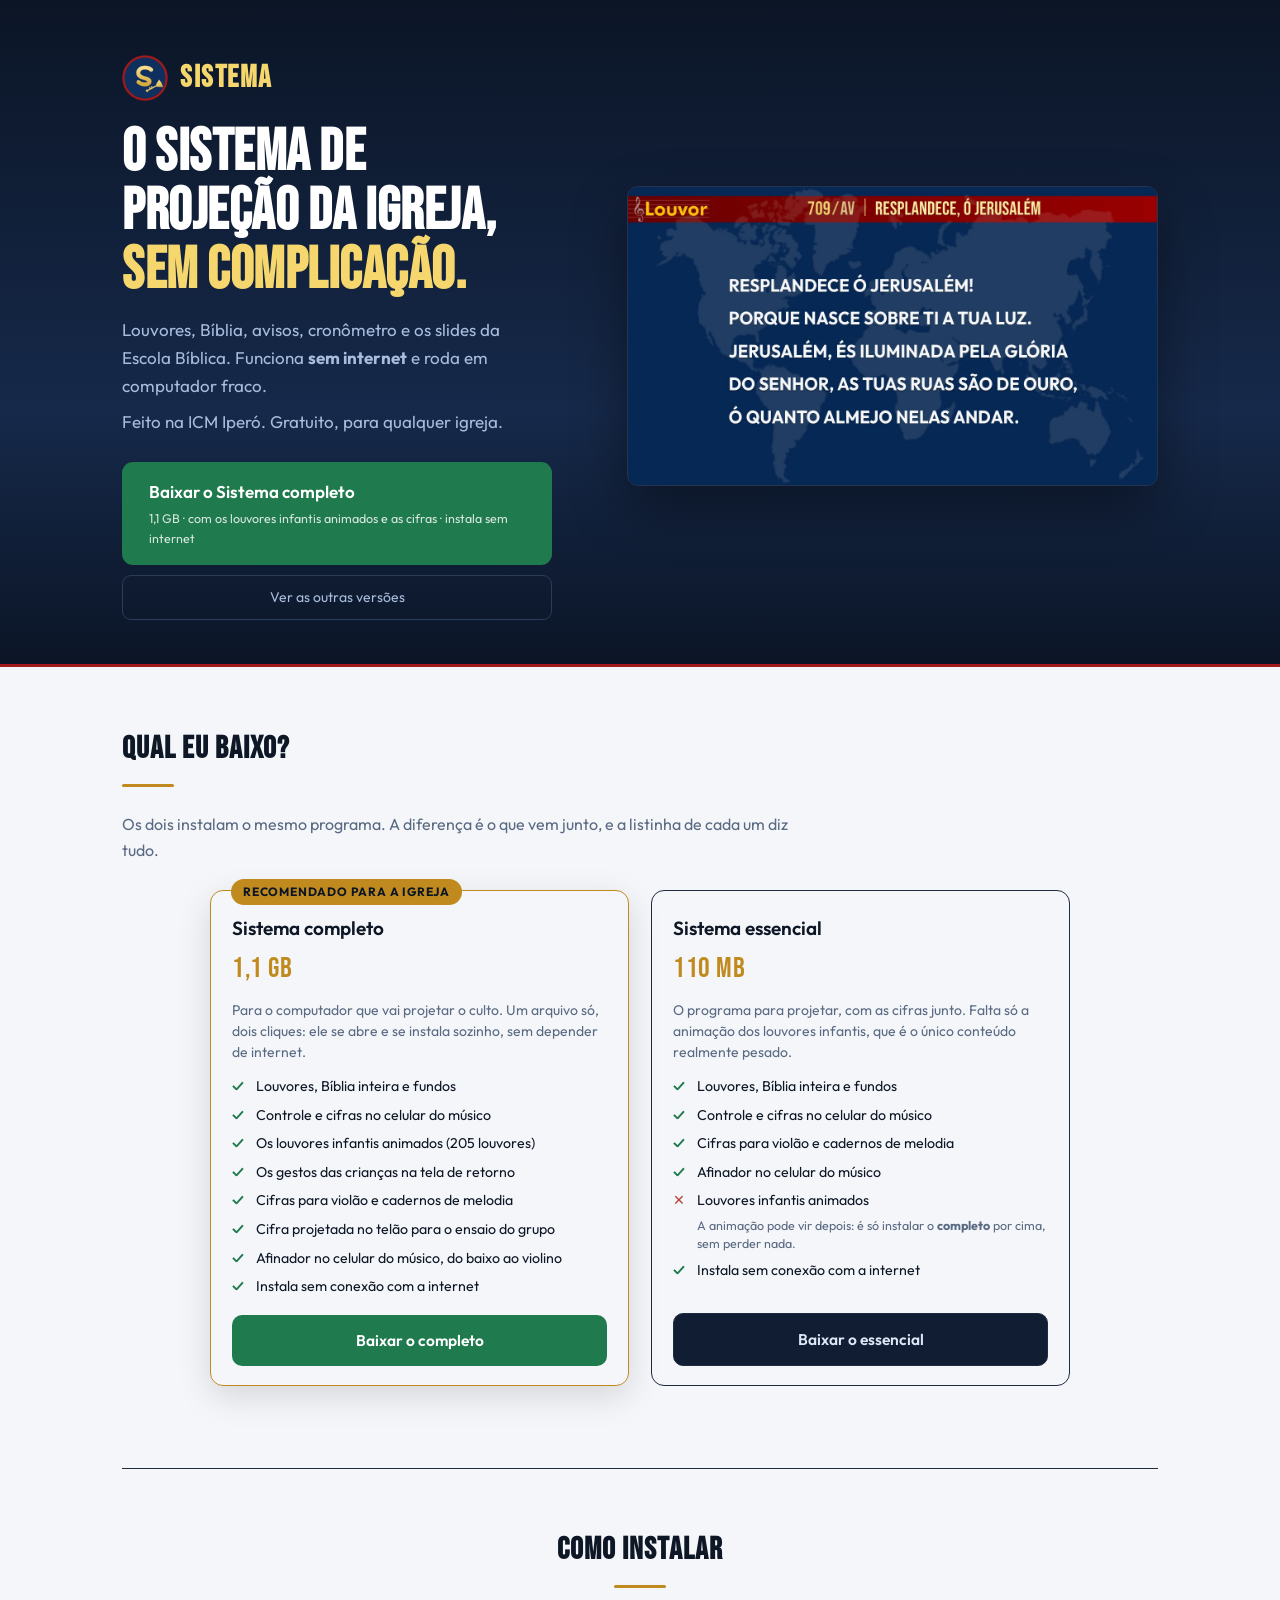
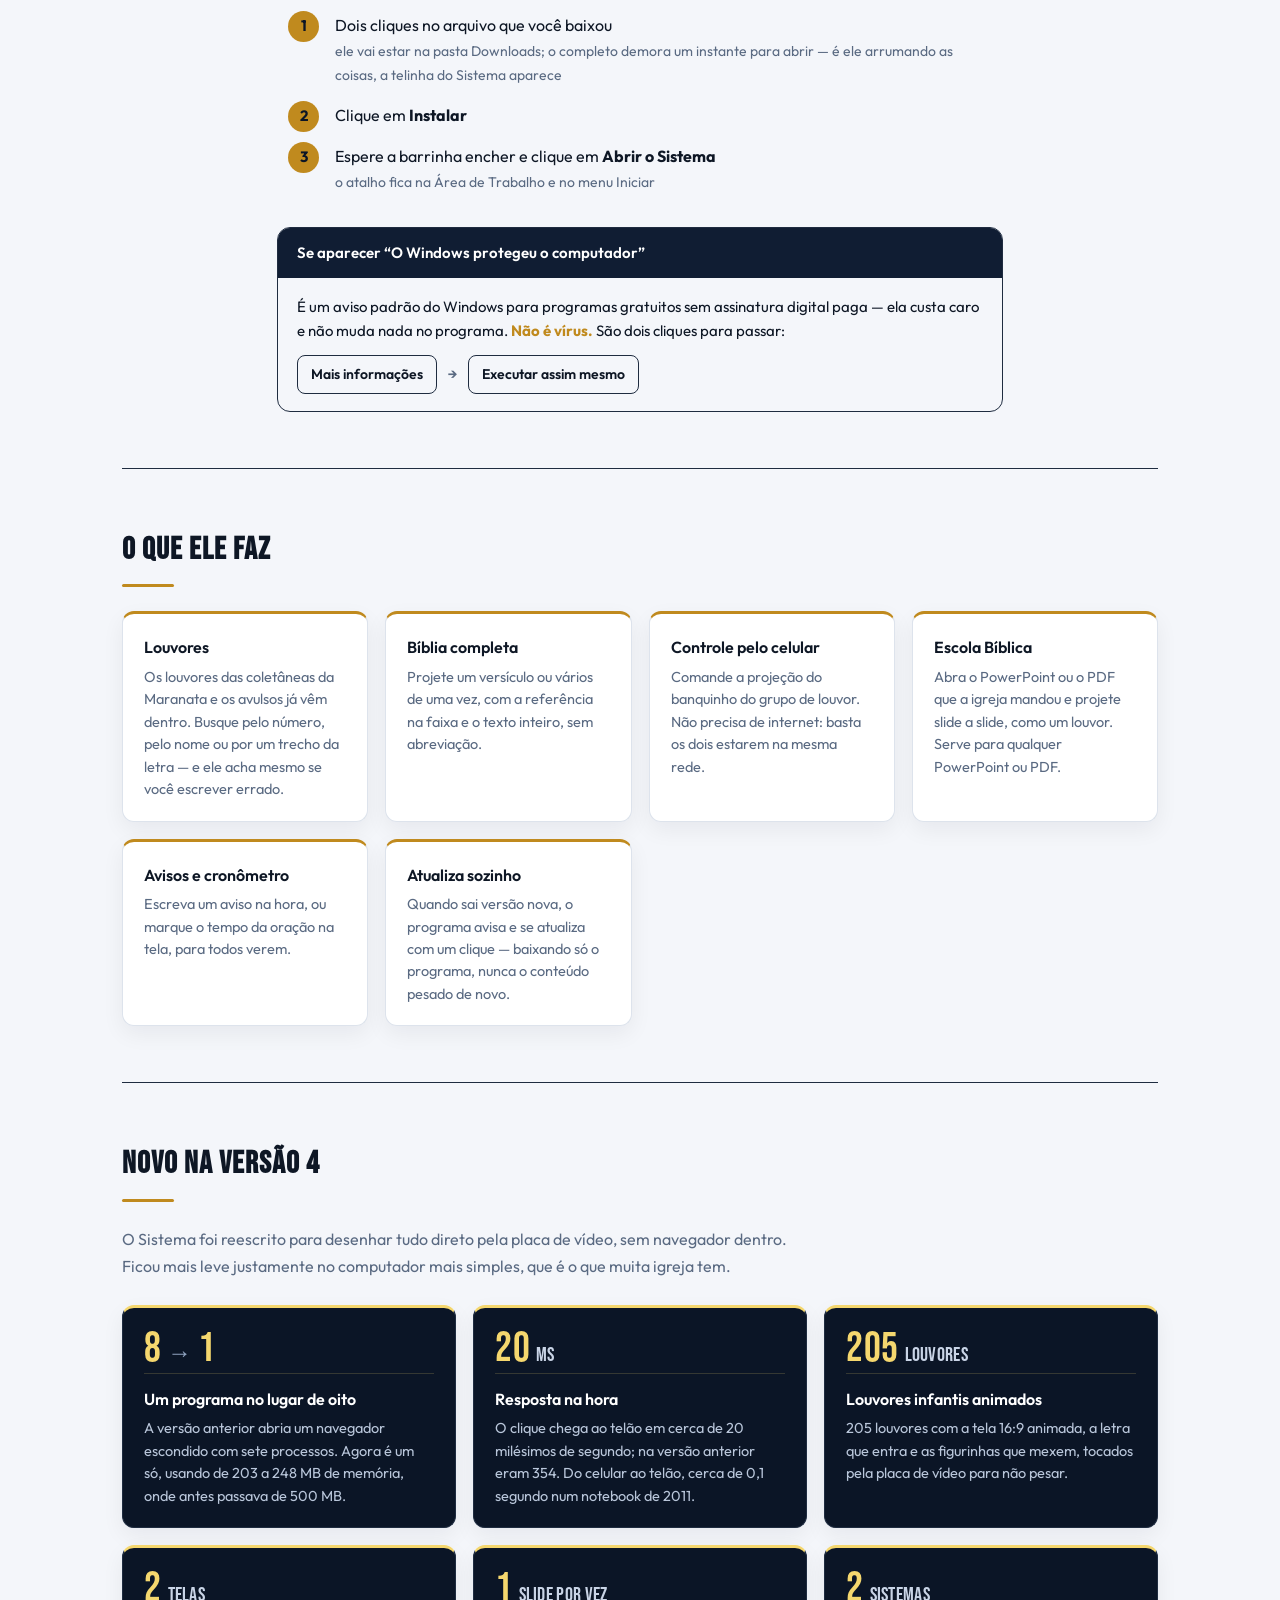
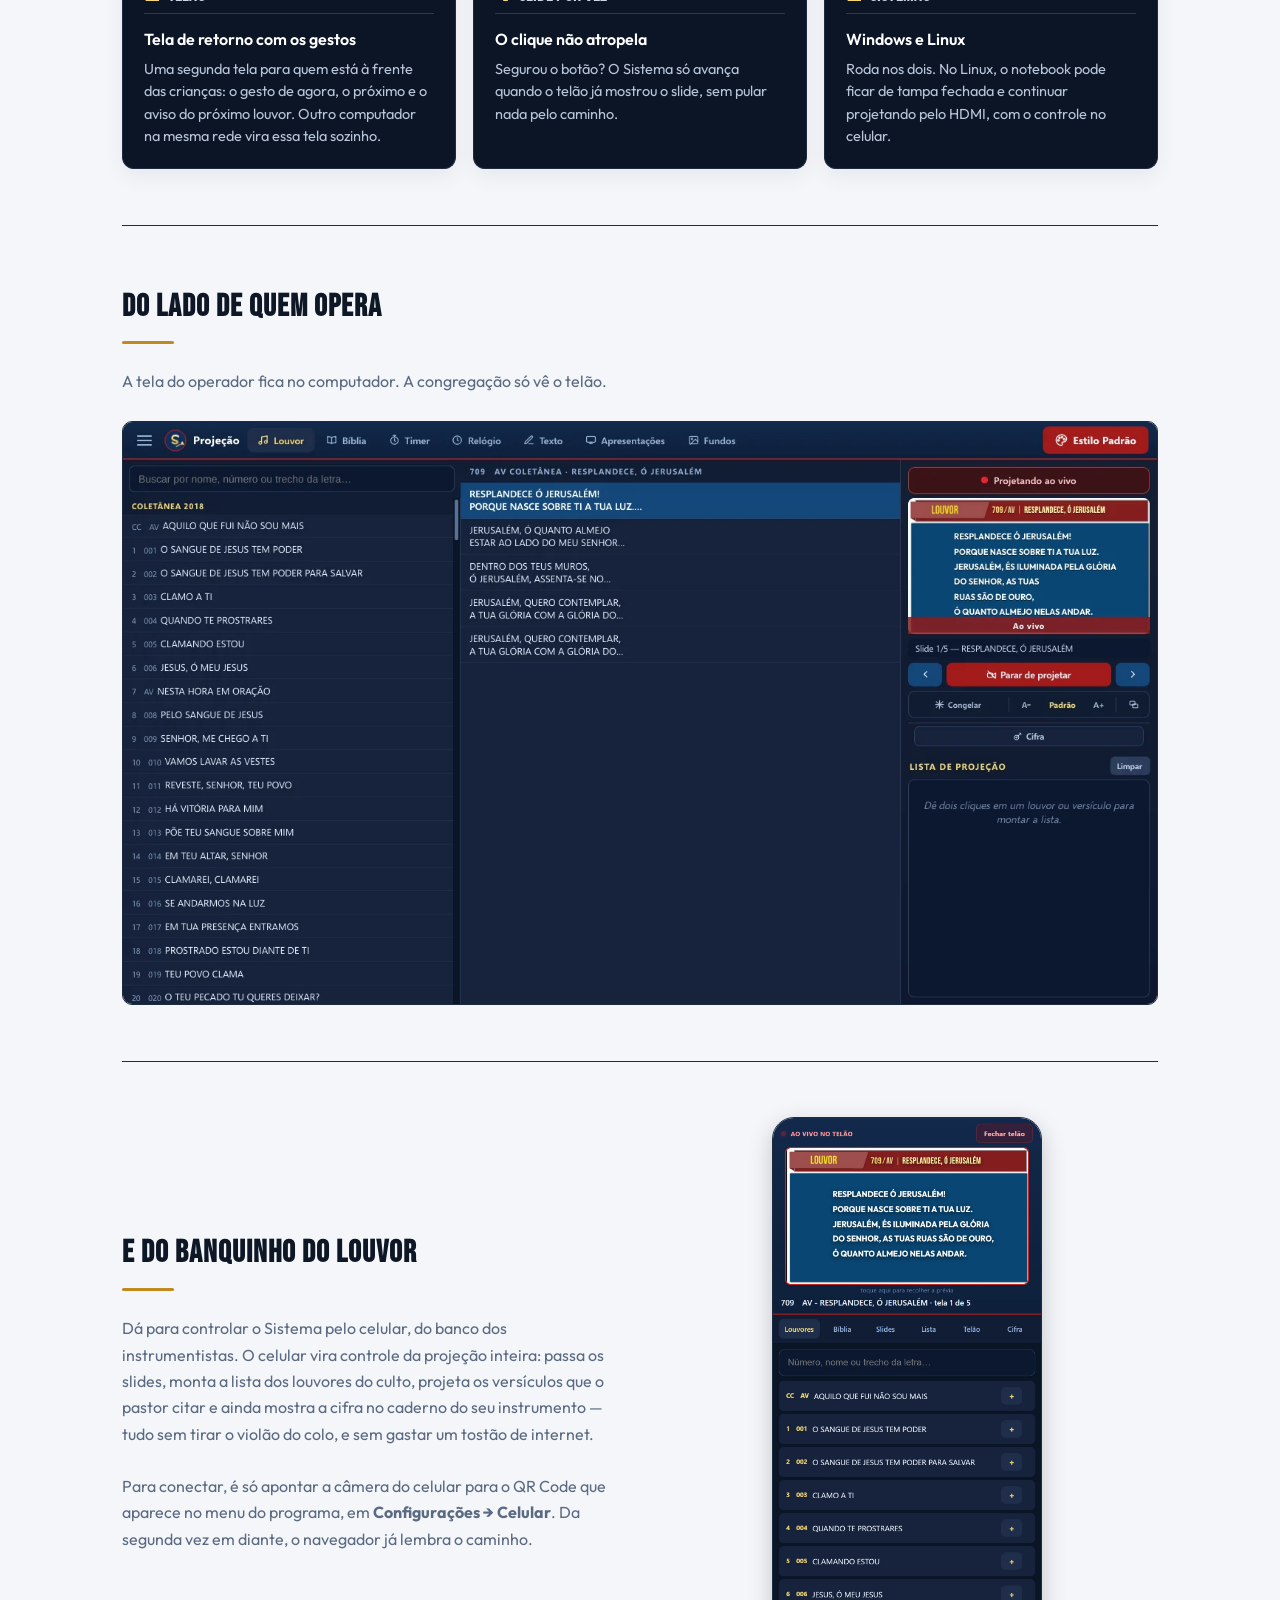
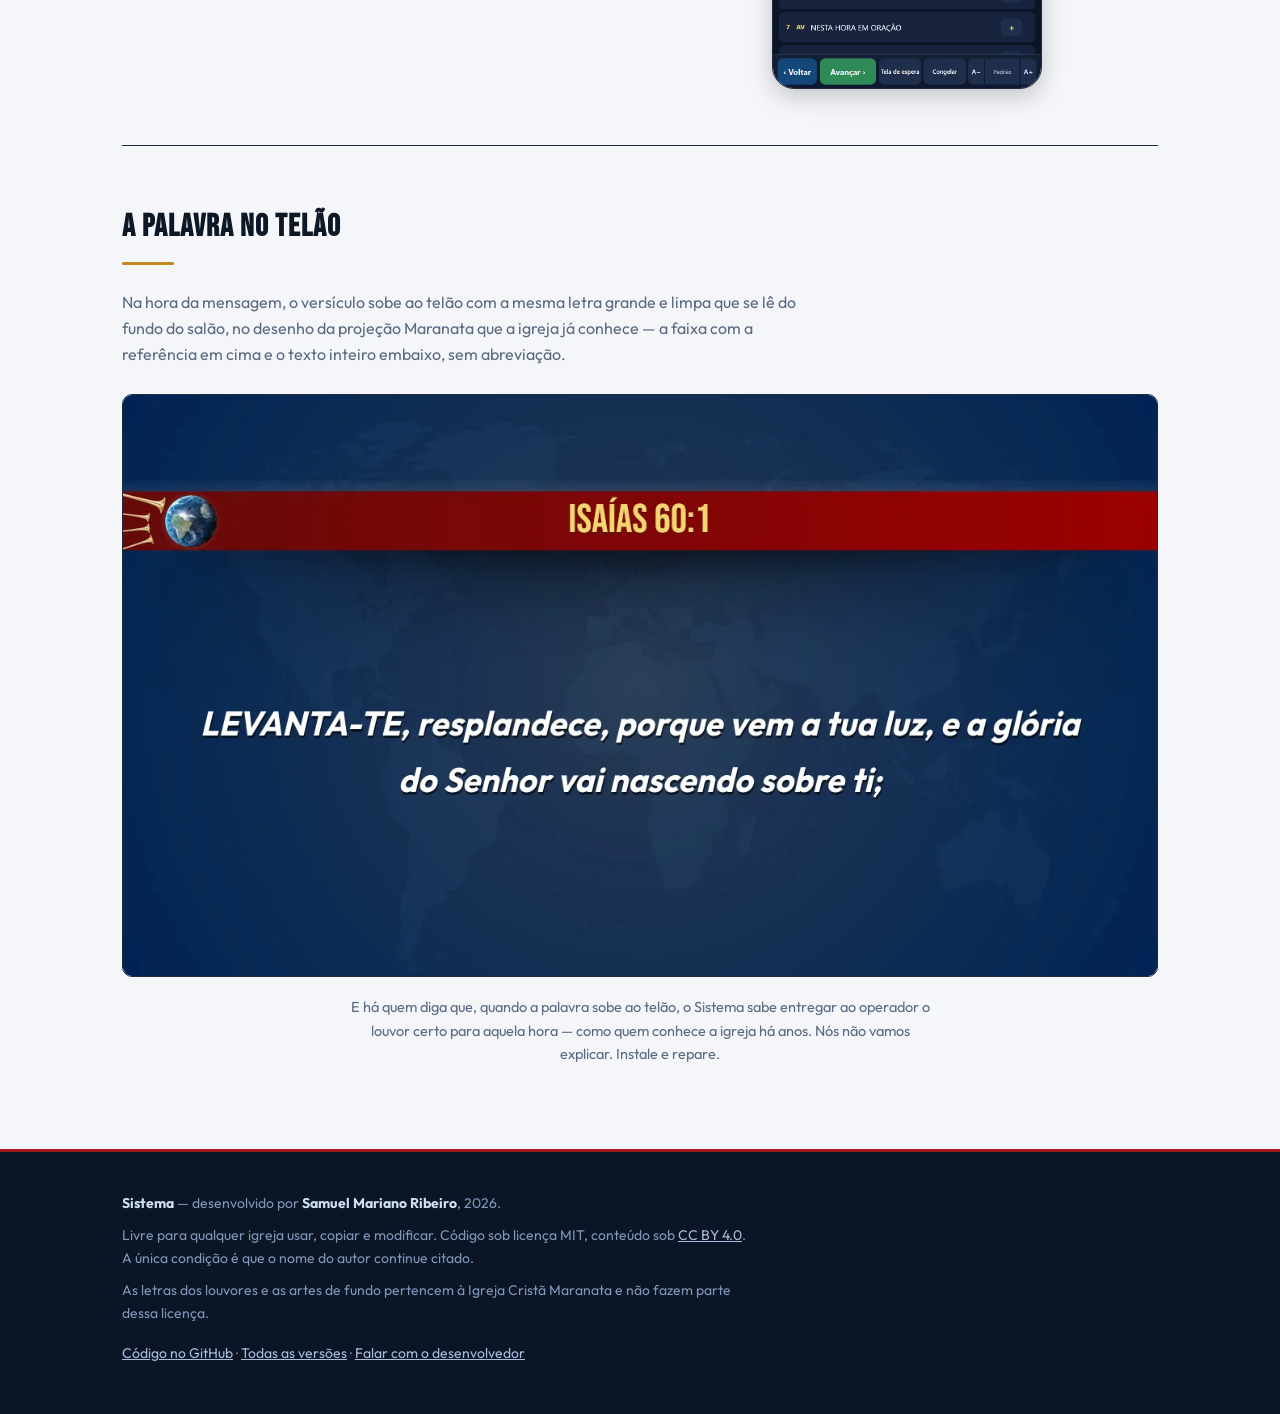
<file: docs/index.html>
<!doctype html>
<html lang="pt-BR">
<head>
<meta charset="utf-8">
<meta name="viewport" content="width=device-width,initial-scale=1">
<title>Sistema de projeção para a igreja | Projeção Maranata gratuita</title>
<meta name="description" content="Sistema de projeção gratuito para a igreja, feito na ICM Iperó: louvores da Maranata, Bíblia, avisos e slides. Funciona sem internet e em computador fraco.">
<link rel="canonical" href="https://quitsquill88885.github.io/sistema-projecao-icm/">
<link rel="icon" href="sistema.png">
<meta name="robots" content="index,follow">
<meta name="author" content="Samuel Mariano Ribeiro">
<!-- Google Search Console: a linha de verificacao entra AQUI, quando o Samuel
     pegar o codigo dele (Tag HTML). Nao inventar o codigo. -->

<!-- previa no WhatsApp, Facebook e afins: imagem JPG 1200x630, URL absoluta -->
<meta property="og:type" content="website">
<meta property="og:locale" content="pt_BR">
<meta property="og:site_name" content="Sistema de Projeção — ICM Iperó">
<meta property="og:url" content="https://quitsquill88885.github.io/sistema-projecao-icm/">
<meta property="og:title" content="Sistema de projeção para a igreja — gratuito">
<meta property="og:description" content="Louvores da Maranata, Bíblia, avisos e slides. Sem internet, em computador fraco, com controle pelo celular.">
<meta property="og:image" content="https://quitsquill88885.github.io/sistema-projecao-icm/img/og.jpg">
<meta property="og:image:type" content="image/jpeg">
<meta property="og:image:width" content="1200">
<meta property="og:image:height" content="630">
<meta property="og:image:alt" content="Telão projetando o louvor 709, Resplandece, ó Jerusalém">
<meta name="twitter:card" content="summary_large_image">
<meta name="twitter:title" content="Sistema de projeção para a igreja — gratuito">
<meta name="twitter:description" content="Louvores da Maranata, Bíblia, avisos e slides. Sem internet, em computador fraco, com controle pelo celular.">
<meta name="twitter:image" content="https://quitsquill88885.github.io/sistema-projecao-icm/img/og.jpg">
<meta name="twitter:image:alt" content="Telão projetando o louvor 709, Resplandece, ó Jerusalém">

<script type="application/ld+json">
{
  "@context": "https://schema.org",
  "@type": "SoftwareApplication",
  "name": "Sistema de Projeção — ICM Iperó",
  "alternateName": "Sistema",
  "description": "Sistema de projeção gratuito para a igreja: louvores da coletânea Maranata, Bíblia completa, avisos, cronômetro e slides da Escola Bíblica, com controle pelo celular. Funciona sem internet.",
  "applicationCategory": "MultimediaApplication",
  "operatingSystem": "Windows, Linux",
  "softwareVersion": "4.0.3.4",
  "inLanguage": "pt-BR",
  "url": "https://quitsquill88885.github.io/sistema-projecao-icm/",
  "downloadUrl": "https://github.com/QuitsQuill88885/sistema-projecao-icm/releases/latest",
  "image": "https://quitsquill88885.github.io/sistema-projecao-icm/img/og.jpg",
  "screenshot": "https://quitsquill88885.github.io/sistema-projecao-icm/img/painel.webp",
  "license": "https://opensource.org/licenses/MIT",
  "isAccessibleForFree": true,
  "offers": {
    "@type": "Offer",
    "price": "0",
    "priceCurrency": "BRL"
  },
  "author": {
    "@type": "Person",
    "name": "Samuel Mariano Ribeiro"
  }
}
</script>
<style>
/* As fontes do site sao as MESMAS que o programa projeta. Quem chega aqui ja
   ve na tela como o louvor vai aparecer no telao da igreja. */
@font-face{font-family:'Outfit';font-weight:100 900;font-style:normal;font-display:swap;
  src:url('Outfit.ttf') format('truetype-variations')}
@font-face{font-family:'Outfit';font-weight:100 900;font-style:italic;font-display:swap;
  src:url('Outfit.ttf') format('truetype-variations')}
@font-face{font-family:'Bebas';font-display:swap;src:url('bebas.otf')}

:root{
  --tinta:#0b1526;        /* o azul do proprio programa */
  --tinta2:#101d33;
  --borda:#1f2c40;
  --papel:#f4f6fa;
  --texto:#0e1725;
  --suave:#5a6a82;
  --ouro:#c08a1e;
  --ouro-claro:#f5d76e;
  --sangue:#a31a1a;       /* o vermelho da faixa da Maranata */
  --verde:#1f7a4d;
}
@media (prefers-color-scheme: dark){
  :root{--papel:#0b1526;--texto:#e7edf7;--suave:#8fa8cf;--borda:#22314a;--ouro:#e8b93c}
}
:root[data-theme="dark"]{--papel:#0b1526;--texto:#e7edf7;--suave:#8fa8cf;--borda:#22314a;--ouro:#e8b93c}
:root[data-theme="light"]{--papel:#f4f6fa;--texto:#0e1725;--suave:#5a6a82;--borda:#dce3ee;--ouro:#c08a1e}

*{margin:0;padding:0;box-sizing:border-box}
/* clicar em "ver as outras versoes" DESLIZA ate la, nao teleporta.
   scroll-padding: a secao nao encosta no topo da tela ao chegar */
html{scroll-behavior:smooth;scroll-padding-top:18px}
body{background:var(--papel);color:var(--texto);font-family:'Outfit',system-ui,sans-serif;
     font-weight:400;line-height:1.65;-webkit-font-smoothing:antialiased}
/* height:auto e' o que impede a foto de esticar no celular: sem ele a largura
   encolhe pelo max-width mas a ALTURA fica presa no atributo width/height */
img{max-width:100%;height:auto;display:block}
.faixa{max-width:1080px;margin:0 auto;padding:0 22px}

/* ---------- topo: o telao primeiro. e' o que a pessoa quer ver ---------- */
.capa{background:linear-gradient(180deg,#0b1526 0%,#16294a 62%,#0b1526 100%);color:#eaf0fb;
      padding:52px 0 44px;border-bottom:3px solid var(--sangue);overflow:hidden}
.capa .faixa{display:grid;gap:30px;grid-template-columns:1fr;align-items:center}
@media(min-width:900px){.capa .faixa{grid-template-columns:1fr 1.15fr;gap:44px}}
.marca{display:flex;align-items:center;gap:12px;margin-bottom:20px}
.marca img{width:46px;height:46px}
.marca b{font-family:'Bebas',sans-serif;font-size:31px;letter-spacing:1.5px;color:var(--ouro-claro)}
h1{font-family:'Bebas',sans-serif;font-size:clamp(35px,6.4vw,58px);line-height:1.02;
   letter-spacing:.5px;color:#fff;text-wrap:balance;margin-bottom:15px}
h1 em{color:var(--ouro-claro);font-style:normal}
.capa p{color:#a8bcdc;font-size:17px;max-width:38ch;margin-bottom:8px}
.tela-foto{border-radius:11px;overflow:hidden;border:1px solid #24344f;
           box-shadow:0 22px 54px #0006}

/* um botao principal e, embaixo dele, um discreto e comprido — nao dois
   botoes disputando a atencao de quem chegou para baixar */
.baixar{display:flex;flex-direction:column;gap:10px;margin-top:26px;max-width:430px}
.bt{display:flex;flex-direction:column;gap:2px;text-decoration:none;border-radius:11px;
    padding:15px 26px;transition:transform .14s,box-shadow .14s;border:1px solid transparent}
.bt:hover{transform:translateY(-2px);box-shadow:0 12px 26px #0005}
.bt b{font-size:17px;font-weight:600}
.bt small{font-size:12.5px;opacity:.82}
.bt.forte{background:var(--verde);color:#fff}
.bt.forte:hover{background:#249058}
.bt-menor{display:block;text-align:center;text-decoration:none;border-radius:9px;
  padding:10px 16px;font-size:14px;color:#a8bcdc;border:1px solid #2b3c58;
  background:transparent;transition:background .14s,color .14s}
.bt-menor:hover{background:#16233a;color:#dce6f5}

/* ---------- o resto ---------- */
section,section.faixa{padding-top:56px;padding-bottom:56px}
/* a linha entre as secoes NAO vai de ponta a ponta da tela: ela respeita a
   mesma margem do texto. Encostada nas bordas, e ainda colada embaixo do
   quadro anterior, dava aquela sensacao de desalinhado no celular. */
section+section{position:relative}
section+section::before{content:'';position:absolute;top:0;left:22px;right:22px;
  height:1px;background:var(--borda)}
@media(min-width:1124px){section+section::before{left:calc((100% - 1080px)/2 + 22px);
  right:calc((100% - 1080px)/2 + 22px)}}
h2{font-family:'Bebas',sans-serif;font-size:32px;letter-spacing:1px;margin-bottom:8px;
   color:var(--texto)}
.linha-ouro{width:52px;height:3px;background:var(--ouro);border-radius:2px;margin-bottom:24px}
.sub{color:var(--suave);max-width:62ch;margin-bottom:26px;font-size:16px}

/* ---------- as tres versoes, lado a lado, com a listinha do que vem ---------- */
/* o respiro extra embaixo descola os cards da linha divisoria da proxima
   secao — a sombra do card em destaque encostava nela */
#versoes{padding-bottom:82px}
.versoes{display:grid;gap:22px;grid-template-columns:1fr;align-items:stretch;max-width:860px;margin-left:auto;margin-right:auto}
@media(min-width:880px){.versoes{grid-template-columns:1fr 1fr}}
.ver{border:1px solid var(--borda);border-radius:13px;padding:22px 21px 19px;
     display:flex;flex-direction:column;gap:0;background:transparent;position:relative}
.ver.destaque{border-color:var(--ouro);box-shadow:0 10px 34px #0002}
.ver .selo{position:absolute;top:-12px;left:20px;background:var(--ouro);color:#0b1526;
     font-size:12px;font-weight:700;letter-spacing:.8px;text-transform:uppercase;
     border-radius:20px;padding:3px 12px}
.ver h3{font-size:19px;font-weight:600;margin-bottom:1px}
.ver .tam{font-family:'Bebas',sans-serif;font-size:29px;color:var(--ouro);letter-spacing:.5px}
.ver .para{color:var(--suave);font-size:14px;min-height:3.2em;margin:7px 0 13px;line-height:1.5}
.ver ul{list-style:none;display:grid;gap:8px;margin-bottom:18px;font-size:14.2px}
.ver li{display:flex;gap:9px;align-items:flex-start;line-height:1.45}
.ver li .ok{color:var(--verde);font-weight:700;flex:0 0 15px}
.ver li .nao{color:#b8433a;font-weight:700;flex:0 0 15px}
.ver li small{display:block;color:var(--suave);font-size:12.5px}
/* nota que vale para os DOIS itens de cima: alinhada com o texto deles,
   sem icone proprio — o Samuel achou confuso um textinho para cada X.
   display:block: como o li e' flex, o <b> no meio virava coluna solta */
.ver li.nota{display:block;color:var(--suave);font-size:12.5px;padding-left:24px;margin-top:-3px;line-height:1.45}
/* rotulo + letra miuda empilhados dentro do item (senao o flex poe lado a lado) */
.ver li .tx{flex:1}
.ver li .tx small{display:block;color:var(--suave);font-size:12.5px;margin-top:1px}
.ver .acao{margin-top:auto;text-align:center;text-decoration:none;border-radius:10px;
     padding:13px 10px;font-weight:600;font-size:15.5px;transition:transform .14s}
.ver .acao:hover{transform:translateY(-2px)}
.ver .acao.verde{background:var(--verde);color:#fff}
.ver .acao.escura{background:var(--tinta2);color:#dce6f5;border:1px solid var(--borda)}

/* passo a passo: numerado porque E' uma sequencia -- 2 depois de 1, de verdade */
ol.passos{list-style:none;counter-reset:p;display:grid;gap:15px;max-width:64ch}
ol.passos li{counter-increment:p;position:relative;padding-left:47px;font-size:16px}
ol.passos li::before{content:counter(p);position:absolute;left:0;top:-1px;width:31px;height:31px;
  border-radius:50%;background:var(--ouro);color:#0b1526;font-weight:700;font-size:15px;
  display:flex;align-items:center;justify-content:center}
ol.passos small{display:block;color:var(--suave);font-size:14px;margin-top:2px}
/* no celular o numero encolhe e o texto chega mais perto da margem — assim a
   coluna dos passos fica alinhada com o quadro do aviso, logo abaixo */
@media(max-width:620px){
  ol.passos li{padding-left:38px}
  ol.passos li::before{width:26px;height:26px;font-size:13.5px;top:1px}
}

/* o aviso do Windows apresentado como o que ele e': um quadro do proprio
   Windows, com os DOIS cliques desenhados na ordem */
.escudo{border:1px solid var(--borda);border-radius:13px;max-width:66ch;margin-top:32px;
        overflow:hidden}
/* o "Como instalar" centralizado, como o Samuel sugeriu: os passos e o quadro
   do aviso no meio da pagina, com a linha de ouro acompanhando */
.centro-inst{text-align:left}
@media(min-width:880px){
  .centro-inst h2{text-align:center}
  .centro-inst .linha-ouro{margin-left:auto;margin-right:auto}
  .centro-inst ol.passos{margin:0 auto}
  .centro-inst .escudo{margin-left:auto;margin-right:auto}
}
.escudo .cab{background:var(--tinta2);color:#fff;padding:13px 19px;font-weight:600;font-size:15px}
.escudo .corpo{padding:17px 19px;font-size:15px;line-height:1.6;color:var(--texto)}
.escudo .corpo b{color:var(--ouro)}
.escudo .passinhos{display:flex;flex-wrap:wrap;gap:9px;margin-top:12px;align-items:center}
.escudo .passinhos span{border:1px solid var(--borda);border-radius:8px;padding:7px 13px;
        font-size:14px;font-weight:600}
.escudo .passinhos .seta{border:none;color:var(--suave);align-self:center;padding:0 2px}
/* no celular os dois cliques nao cabem lado a lado: em vez de deixar a seta
   pendurada no fim da linha, eles descem um sob o outro e a seta aponta p/ baixo */
@media(max-width:620px){
  .escudo .passinhos{flex-direction:column;align-items:flex-start;gap:7px}
  .escudo .passinhos span{width:100%;text-align:center}
  .escudo .passinhos .seta{width:auto;align-self:center;transform:rotate(90deg);
    padding:2px 0;font-size:15px}
}

.recursos{display:grid;gap:17px;grid-template-columns:repeat(auto-fit,minmax(233px,1fr))}
.rec{border:1px solid #dde3ec;border-top:3px solid var(--ouro);border-radius:12px;padding:20px 21px;background:#fff;box-shadow:0 8px 22px rgba(11,21,38,.06);transition:transform .2s,box-shadow .2s}.rec:hover{transform:translateY(-2px);box-shadow:0 12px 28px rgba(11,21,38,.10)}.recursos.escuro .rec{background:var(--tinta);border-color:var(--borda);border-top-color:var(--ouro-claro)}.recursos.escuro .rec b{color:var(--ouro-claro)}.recursos.escuro .rec p{color:#b9c6da}.recursos.escuro .rec .num{display:flex;align-items:baseline;gap:6px;height:46px;font-family:'Bebas',sans-serif;font-size:42px;letter-spacing:.5px;color:var(--ouro-claro);line-height:1;margin-bottom:12px;border-bottom:1px solid rgba(245,215,110,.18);padding-bottom:10px}.recursos.escuro .rec .num small{font-size:20px;color:#c9d4e6;letter-spacing:.3px}.recursos.escuro .rec .num i{font-style:normal;font-size:24px;color:#8fa2bf}.recursos.escuro .rec b{color:#fff}@media(min-width:880px){.recursos.escuro{grid-template-columns:repeat(3,1fr)}}
.rec b{display:block;font-size:16px;font-weight:600;margin-bottom:5px}
.rec p{color:var(--suave);font-size:14.5px;line-height:1.55}

/* o cochicho: a unica frase do site que NAO explica — planta a curiosidade
   da sugestao automatica sem contar como funciona */
.cochicho{color:var(--suave);font-style:italic;font-size:14.5px;max-width:58ch;
          margin:18px auto 0;text-align:center;line-height:1.6}
.duplo{display:grid;gap:30px;align-items:center;grid-template-columns:1fr}
@media(min-width:820px){.duplo{grid-template-columns:1fr 1fr}}
/* a foto do celular e' RETRATO: nunca deixar mais larga que um celular de
   verdade, e sempre inteira na tela, sem cortar nem esticar */
.foto-celular{width:min(270px,72vw);margin:0 auto;border-radius:22px;
              border:1px solid var(--borda);box-shadow:0 8px 24px #0003}
.moldura{border-radius:10px;border:1px solid var(--borda);overflow:hidden}

footer{background:var(--tinta);color:#7f96b8;padding:40px 0;font-size:14px;
       border-top:3px solid var(--sangue)}
footer a{color:#a8bcdc}
footer p{margin-bottom:9px;max-width:70ch}
footer b{color:#cfe0f5}
a{color:var(--ouro)}
@media (prefers-reduced-motion:reduce){*{transition:none!important}html{scroll-behavior:auto}}
:focus-visible{outline:3px solid var(--ouro);outline-offset:3px;border-radius:6px}
</style>
</head>
<body>

<header class="capa">
  <div class="faixa">
    <div>
      <div class="marca"><img src="sistema.png" width="46" height="46" alt="Logotipo do Sistema de projeção"><b>Sistema</b></div>
      <h1>O sistema de projeção da igreja,<br><em>sem complicação.</em></h1>
      <p>Louvores, Bíblia, avisos, cronômetro e os slides da Escola Bíblica.
         Funciona <b>sem internet</b> e roda em computador fraco.</p>
      <p>Feito na ICM Iperó. Gratuito, para qualquer igreja.</p>

      <div class="baixar">
        <a class="bt forte" href="https://github.com/QuitsQuill88885/sistema-projecao-icm/releases/latest/download/Instalar-o-Sistema-completo.exe">
          <b>Baixar o Sistema completo</b><small>1,1 GB · com os louvores infantis animados e as cifras · instala sem internet</small></a>
        <a class="bt-menor" href="#versoes">Ver as outras versões</a>
      </div>
    </div>
    <div class="tela-foto">
      <img src="img/proj_louvor.webp" width="1280" height="720"
           alt="Telão projetando o louvor 709, Resplandece, ó Jerusalém">
    </div>
  </div>
</header>

<section class="faixa" id="versoes">
  <h2>Qual eu baixo?</h2><div class="linha-ouro"></div>
  <p class="sub">Os dois instalam o mesmo programa. A diferença é o que vem junto,
     e a listinha de cada um diz tudo.</p>

  <div class="versoes">

    <div class="ver destaque">
      <span class="selo">Recomendado para a igreja</span>
      <h3>Sistema completo</h3>
      <div class="tam">1,1 GB</div>
      <p class="para">Para o computador que vai projetar o culto. Um arquivo só,
         dois cliques: ele se abre e se instala sozinho, sem depender de internet.</p>
      <ul>
        <li><span class="ok">✓</span>Louvores, Bíblia inteira e fundos</li>
        <li><span class="ok">✓</span>Controle e cifras no celular do músico</li>
        <li><span class="ok">✓</span>Os louvores infantis animados (205 louvores)</li>
        <li><span class="ok">✓</span>Os gestos das crianças na tela de retorno</li>
        <li><span class="ok">✓</span>Cifras para violão e cadernos de melodia</li>
        <li><span class="ok">✓</span>Cifra projetada no telão para o ensaio do grupo</li>
        <li><span class="ok">✓</span>Afinador no celular do músico, do baixo ao violino</li>
        <li><span class="ok">✓</span>Instala sem conexão com a internet</li>
      </ul>
      <a class="acao verde" href="https://github.com/QuitsQuill88885/sistema-projecao-icm/releases/latest/download/Instalar-o-Sistema-completo.exe">Baixar o completo</a>
    </div>

    <div class="ver">
      <h3>Sistema essencial</h3>
      <div class="tam">110 MB</div>
      <p class="para">O programa para projetar, com as cifras junto. Falta
         só a animação dos louvores infantis, que é o único conteúdo realmente pesado.</p>
      <ul>
        <li><span class="ok">✓</span>Louvores, Bíblia inteira e fundos</li>
        <li><span class="ok">✓</span>Controle e cifras no celular do músico</li>
        <li><span class="ok">✓</span>Cifras para violão e cadernos de melodia</li>
        <li><span class="ok">✓</span>Afinador no celular do músico</li>
        <li><span class="nao">✕</span>Louvores infantis animados</li>
        <li class="nota">A animação pode vir depois: é só instalar o
            <b>completo</b> por cima, sem perder nada.</li>
        <li><span class="ok">✓</span>Instala sem conexão com a internet</li>
      </ul>
      <a class="acao escura" href="https://github.com/QuitsQuill88885/sistema-projecao-icm/releases/latest/download/Instalar-o-Sistema.exe">Baixar o essencial</a>
    </div>

  </div>
</section>

<section class="faixa centro-inst">
  <h2>Como instalar</h2><div class="linha-ouro"></div>
  <ol class="passos">
    <li>Dois cliques no arquivo que você baixou
        <small>ele vai estar na pasta Downloads; o completo demora um instante
        para abrir — é ele arrumando as coisas, a telinha do Sistema aparece</small></li>
    <li>Clique em <b>Instalar</b></li>
    <li>Espere a barrinha encher e clique em <b>Abrir o Sistema</b>
        <small>o atalho fica na Área de Trabalho e no menu Iniciar</small></li>
  </ol>

  <div class="escudo">
    <div class="cab">Se aparecer “O Windows protegeu o computador”</div>
    <div class="corpo">
      É um aviso padrão do Windows para programas gratuitos sem assinatura digital
      paga — ela custa caro e não muda nada no programa. <b>Não é vírus.</b>
      São dois cliques para passar:
      <div class="passinhos">
        <span>Mais informações</span><span class="seta">→</span><span>Executar assim mesmo</span>
      </div>
    </div>
  </div>
</section>

<section class="faixa">
  <h2>O que ele faz</h2><div class="linha-ouro"></div>
  <div class="recursos">
    <div class="rec"><b>Louvores</b>
      <p>Os louvores das coletâneas da Maranata e os avulsos já vêm dentro. Busque pelo número, pelo nome ou por um trecho
         da letra — e ele acha mesmo se você escrever errado.</p></div>
    <div class="rec"><b>Bíblia completa</b>
      <p>Projete um versículo ou vários de uma vez, com a referência na faixa e o
         texto inteiro, sem abreviação.</p></div>
    <div class="rec"><b>Controle pelo celular</b>
      <p>Comande a projeção do banquinho do grupo de louvor. Não precisa de internet:
         basta os dois estarem na mesma rede.</p></div>
    <div class="rec"><b>Escola Bíblica</b>
      <p>Abra o PowerPoint ou o PDF que a igreja mandou e projete slide a slide,
         como um louvor. Serve para qualquer PowerPoint ou PDF.</p></div>
    <div class="rec"><b>Avisos e cronômetro</b>
      <p>Escreva um aviso na hora, ou marque o tempo da oração na tela, para todos verem.</p></div>
    <div class="rec"><b>Atualiza sozinho</b>
      <p>Quando sai versão nova, o programa avisa e se atualiza com um clique —
         baixando só o programa, nunca o conteúdo pesado de novo.</p></div>
  </div>
</section>

<section class="faixa">
  <h2>Novo na versão 4</h2><div class="linha-ouro"></div>
  <p class="sub">O Sistema foi reescrito para desenhar tudo direto pela placa de vídeo, sem navegador dentro.
     Ficou mais leve justamente no computador mais simples, que é o que muita igreja tem.</p>
  <div class="recursos escuro">
    <div class="rec"><span class="num">8<i>→</i>1</span><b>Um programa no lugar de oito</b>
      <p>A versão anterior abria um navegador escondido com sete processos. Agora é um só,
         usando de 203 a 248 MB de memória, onde antes passava de 500 MB.</p></div>
    <div class="rec"><span class="num">20<small>ms</small></span><b>Resposta na hora</b>
      <p>O clique chega ao telão em cerca de 20 milésimos de segundo; na versão anterior
         eram 354. Do celular ao telão, cerca de 0,1 segundo num notebook de 2011.</p></div>
    <div class="rec"><span class="num">205<small>louvores</small></span><b>Louvores infantis animados</b>
      <p>205 louvores com a tela 16:9 animada, a letra que entra e as figurinhas que mexem,
         tocados pela placa de vídeo para não pesar.</p></div>
    <div class="rec"><span class="num">2<small>telas</small></span><b>Tela de retorno com os gestos</b>
      <p>Uma segunda tela para quem está à frente das crianças: o gesto de agora, o próximo e o
         aviso do próximo louvor. Outro computador na mesma rede vira essa tela sozinho.</p></div>
    <div class="rec"><span class="num">1<small>slide por vez</small></span><b>O clique não atropela</b>
      <p>Segurou o botão? O Sistema só avança quando o telão já mostrou o slide, sem pular
         nada pelo caminho.</p></div>
    <div class="rec"><span class="num">2<small>sistemas</small></span><b>Windows e Linux</b>
      <p>Roda nos dois. No Linux, o notebook pode ficar de tampa fechada e continuar
         projetando pelo HDMI, com o controle no celular.</p></div>
  </div>
</section>

<section class="faixa">
  <h2>Do lado de quem opera</h2><div class="linha-ouro"></div>
  <p class="sub">A tela do operador fica no computador. A congregação só vê o telão.</p>
  <div class="moldura"><img src="img/painel.webp" width="1400" height="788"
       alt="Tela do operador: lista de louvores à esquerda, prévia do telão à direita"></div>
</section>

<section class="faixa">
  <div class="duplo">
    <div>
      <h2>E do banquinho do louvor</h2><div class="linha-ouro"></div>
      <p class="sub">Dá para controlar o Sistema pelo celular, do banco dos instrumentistas.
         O celular vira controle da projeção inteira: passa os slides, monta a
         lista dos louvores do culto, projeta os versículos que o pastor citar e ainda
         mostra a cifra no caderno do seu instrumento — tudo sem tirar o violão do colo,
         e sem gastar um tostão de internet.</p>
      <p class="sub">Para conectar, é só apontar a câmera do celular para o QR Code que
         aparece no menu do programa, em <b>Configurações → Celular</b>. Da segunda vez
         em diante, o navegador já lembra o caminho.</p>
    </div>
    <img class="foto-celular" src="img/celular.webp" width="470" height="1000"
         alt="O controle da projeção aberto no celular do músico">
  </div>
</section>

<section class="faixa" style="padding-bottom:84px">
  <h2>A palavra no telão</h2><div class="linha-ouro"></div>
  <p class="sub">Na hora da mensagem, o versículo sobe ao telão com a mesma letra grande
     e limpa que se lê do fundo do salão, no desenho da projeção Maranata que a igreja já conhece — a faixa
     com a referência em cima e o texto inteiro embaixo, sem abreviação.</p>
  <div class="moldura"><img src="img/proj_verso.webp" width="1280" height="720"
       alt="Telão projetando o versículo Isaías 60:1, com a referência na faixa e o texto inteiro"></div>
  <p class="cochicho">E há quem diga que, quando a palavra sobe ao telão, o Sistema
     sabe entregar ao operador o louvor certo para aquela hora — como quem conhece a
     igreja há anos. Nós não vamos explicar. Instale e repare.</p>
</section>

<footer>
  <div class="faixa">
    <p><b>Sistema</b> — desenvolvido por <b>Samuel Mariano Ribeiro</b>, 2026.</p>
    <p>Livre para qualquer igreja usar, copiar e modificar. Código sob licença MIT,
       conteúdo sob <a href="https://creativecommons.org/licenses/by/4.0/deed.pt-br">CC&nbsp;BY&nbsp;4.0</a>.
       A única condição é que o nome do autor continue citado.</p>
    <p>As letras dos louvores e as artes de fundo pertencem à Igreja Cristã Maranata
       e não fazem parte dessa licença.</p>
    <p style="margin-top:16px">
      <a href="https://github.com/QuitsQuill88885/sistema-projecao-icm">Código no GitHub</a> ·
      <a href="https://github.com/QuitsQuill88885/sistema-projecao-icm/releases">Todas as versões</a> ·
      <a href="mailto:samuelsaxdiesel@gmail.com">Falar com o desenvolvedor</a>
    </p>
  </div>
</footer>

</body>
</html>
</file>
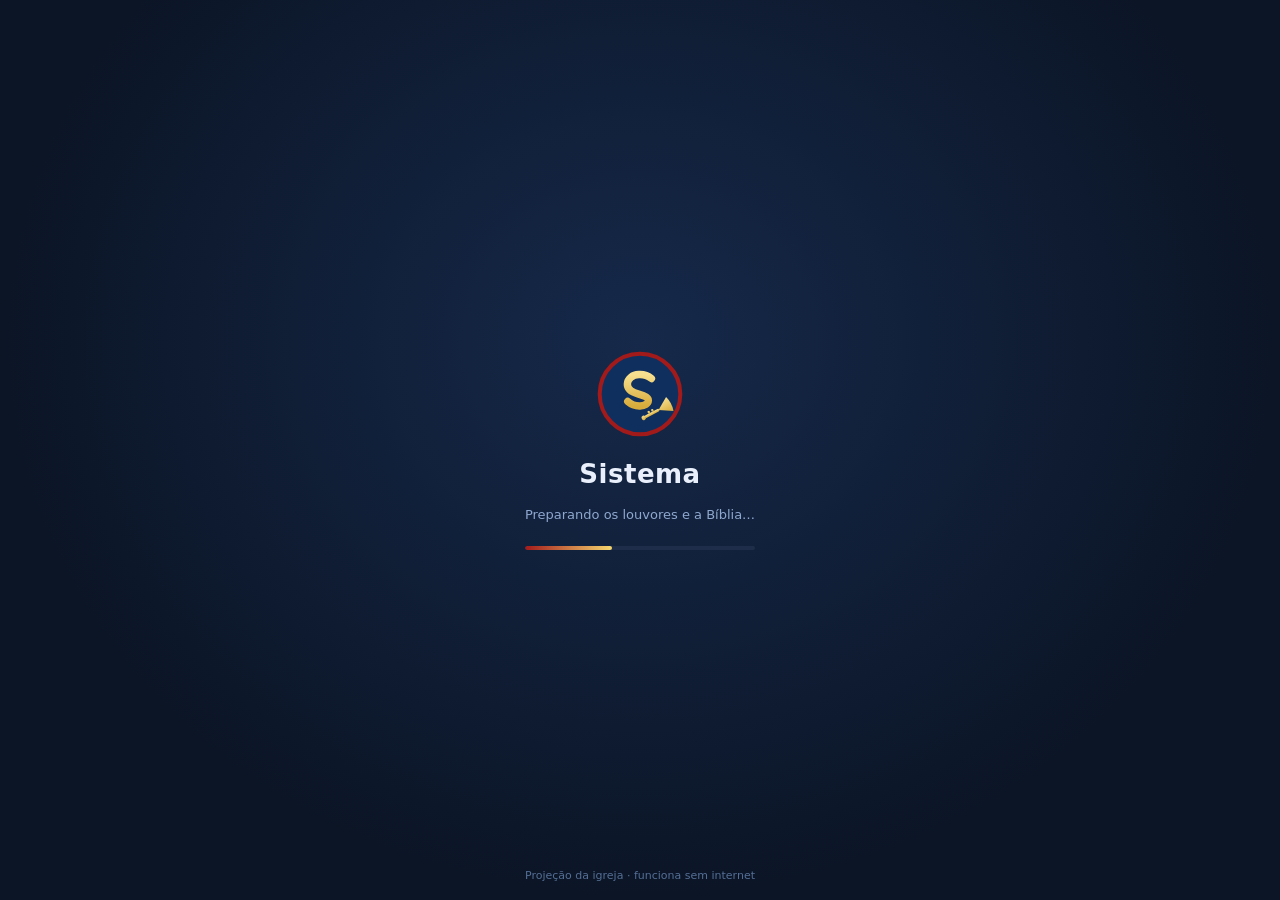
<file: carregando.html>
<!doctype html><html lang="pt-br"><head><meta charset="utf-8"><title>Sistema</title>
<style>
*{margin:0;padding:0;box-sizing:border-box}
html,body{height:100%;background:#0b1526;color:#eaf0fb;font-family:'Segoe UI',system-ui,sans-serif;overflow:hidden}
.tudo{height:100%;display:flex;flex-direction:column;align-items:center;justify-content:center;gap:18px;
      background:radial-gradient(ellipse at 50% 38%, #16294a 0%, #0b1526 70%)}
.marca{animation:sobe .6s ease-out both}
@keyframes sobe{from{opacity:0;transform:translateY(10px)}to{opacity:1;transform:none}}
h1{font-size:26px;letter-spacing:.5px;font-weight:800;animation:sobe .6s .1s ease-out both}
p{font-size:13px;color:#8fa8cf;animation:sobe .6s .2s ease-out both}
.barra{width:230px;height:4px;border-radius:4px;background:#1e2d49;overflow:hidden;margin-top:6px;
       animation:sobe .6s .3s ease-out both}
.barra i{display:block;height:100%;width:38%;border-radius:4px;
         background:linear-gradient(90deg,#a31a1a,#f5d76e);animation:anda 1.15s ease-in-out infinite}
@keyframes anda{0%{transform:translateX(-100%)}100%{transform:translateX(365%)}}
.rodape{position:absolute;bottom:18px;font-size:11px;color:#556f96}
@media (prefers-reduced-motion: reduce){*{animation:none!important}}
</style></head><body>
<div class="tudo">
  <div class="marca" id="marca"></div>
  <h1>Sistema</h1>
  <p id="msg">Preparando os louvores e a Bíblia…</p>
  <div class="barra"><i></i></div>
  <div class="rodape">Projeção da igreja · funciona sem internet</div>
</div>
<script src="icones.js"></script>
<script>
  document.getElementById('marca').innerHTML = (window.Icones && window.Icones.MARCA) ? window.Icones.MARCA(86) : '';
  const frases = ['Preparando os louvores e a Bíblia…','Carregando a coletânea…','Quase lá…'];
  let i = 0;
  setInterval(() => { i = (i + 1) % frases.length; document.getElementById('msg').textContent = frases[i]; }, 2200);
</script>
</body></html>
</file>
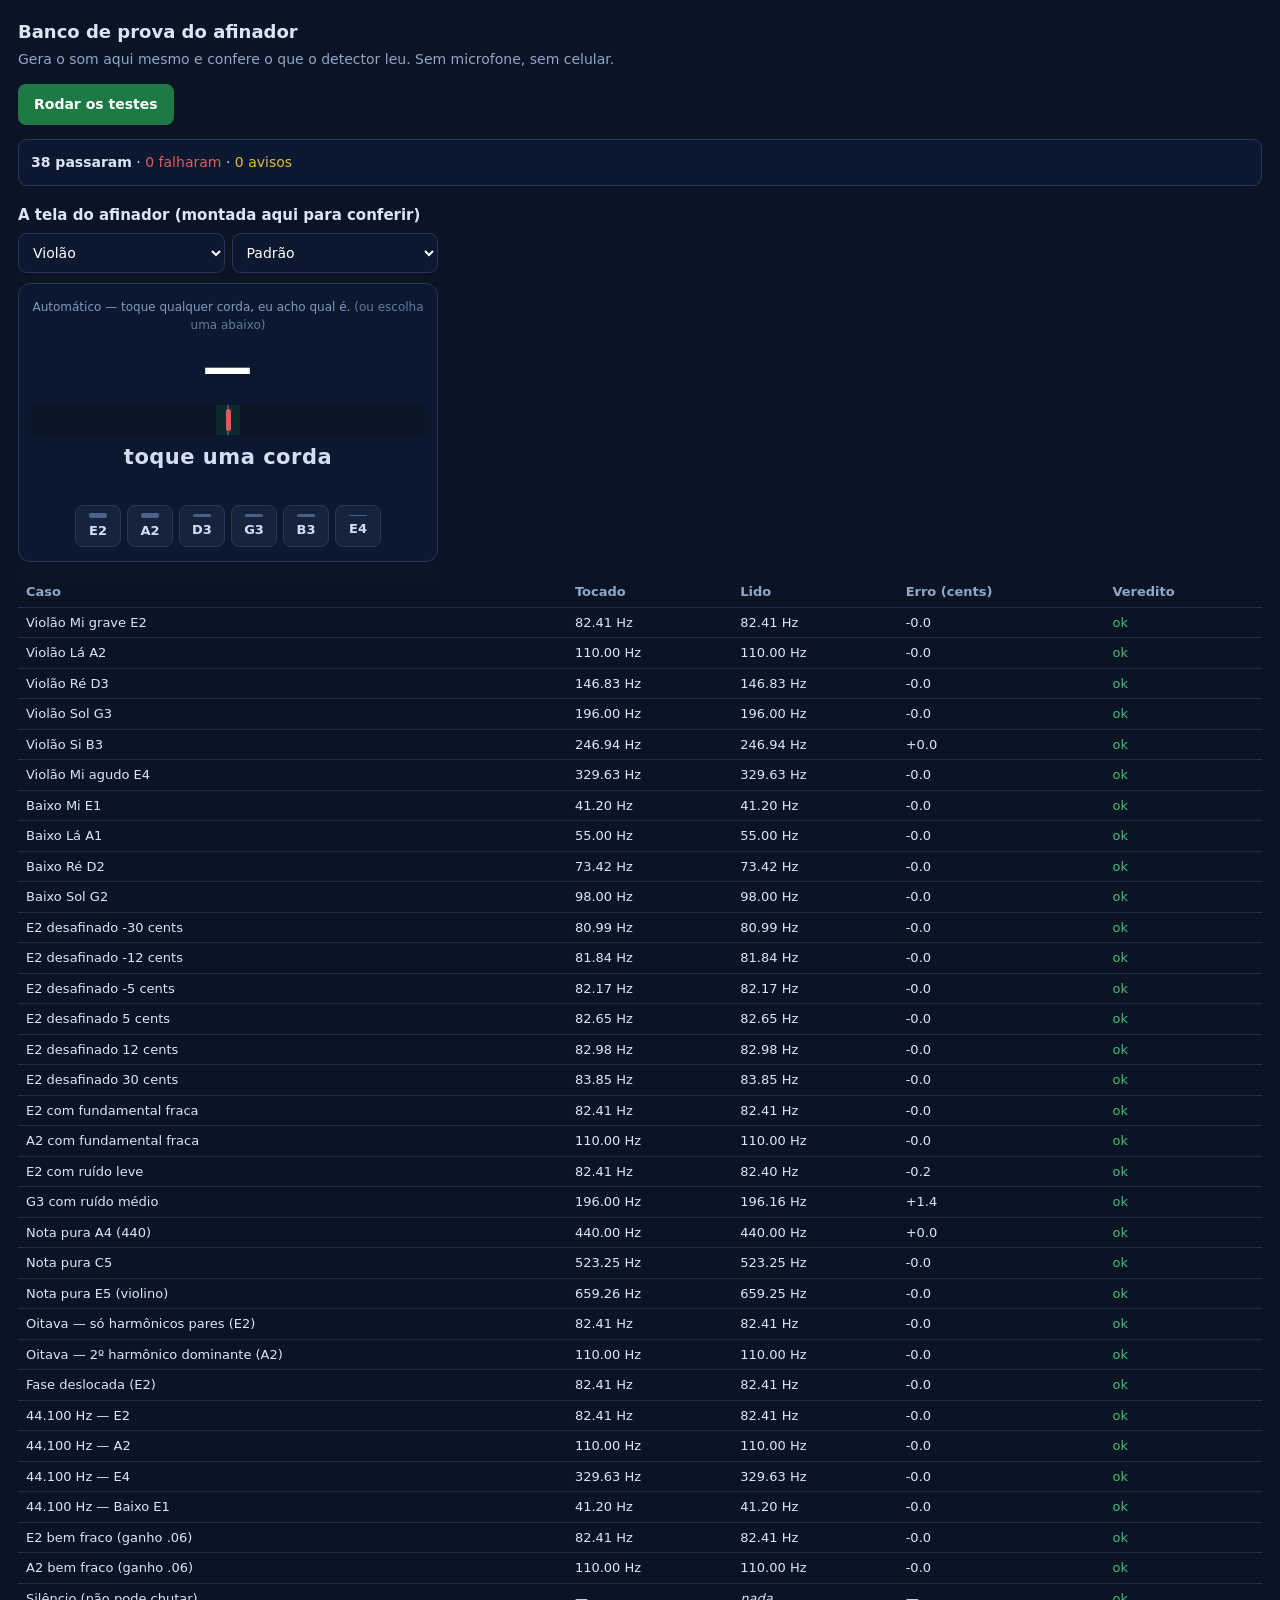
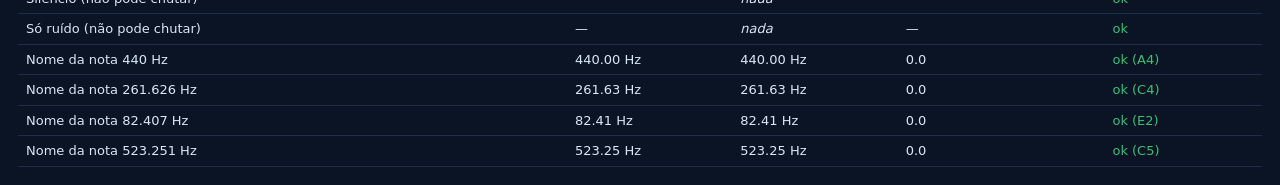
<file: ferramentas/teste_afinador.html>
<!doctype html>
<meta charset="utf-8">
<title>Banco de prova do afinador</title>
<!-- Banco de prova do detector de afinação. NÃO usa microfone e NÃO precisa de
     celular: gera o som aqui dentro (oscilador) e confere o que o afinador leu
     contra o que foi tocado. Serve para provar o detector antes de levar para
     o iPhone. Abrir por http://localhost:8765/ferramentas/teste_afinador.html -->
<style>
  body{font:14px/1.5 system-ui,sans-serif;background:#0a1424;color:#dbe6f5;margin:0;padding:18px}
  h1{font-size:18px;margin:0 0 4px} p{color:#8fa7c8;margin:4px 0 14px}
  table{border-collapse:collapse;width:100%;font-variant-numeric:tabular-nums}
  th,td{padding:5px 8px;border-bottom:1px solid #1d2e4d;text-align:left;font-size:13px}
  th{color:#8fa7c8;font-weight:600}
  .ok{color:#3fbf72}.ruim{color:#e05a5a}.aviso{color:#e8b93c}
  #resumo{margin:14px 0;padding:12px;border-radius:9px;background:#0c1830;border:1px solid #24365a}
  button{background:#1d7a45;color:#fff;border:0;border-radius:8px;padding:10px 16px;font:inherit;font-weight:700;cursor:pointer}
</style>
<h1>Banco de prova do afinador</h1>
<p>Gera o som aqui mesmo e confere o que o detector leu. Sem microfone, sem celular.</p>
<button id="ir">Rodar os testes</button>
<div id="resumo"></div>
<h2 style="font-size:15px;margin:18px 0 6px">A tela do afinador (montada aqui para conferir)</h2>
<div id="tela" style="max-width:420px"></div>
<table><thead><tr><th>Caso</th><th>Tocado</th><th>Lido</th><th>Erro (cents)</th><th>Veredito</th></tr></thead>
<tbody id="corpo"></tbody></table>

<script src="../afinador.js"></script>
<script>
const TAXA = 48000, N = 4096;
const corpo = document.getElementById('corpo');
let passou = 0, falhou = 0, avisos = 0;

function linha(caso, tocado, lido, cents, veredito, classe) {
  const tr = document.createElement('tr');
  tr.innerHTML = '<td>' + caso + '</td><td>' + (tocado ? tocado.toFixed(2) + ' Hz' : '—') +
    '</td><td>' + (lido ? lido.toFixed(2) + ' Hz' : '<i>nada</i>') + '</td><td>' +
    (cents === null ? '—' : (cents > 0 ? '+' : '') + cents.toFixed(1)) +
    '</td><td class="' + classe + '">' + veredito + '</td>';
  corpo.appendChild(tr);
}

// ---- gerador: onda com harmônicos (como corda de verdade) + ruído opcional
function sintetiza(hz, {harmonicos = [1, .5, .3, .18, .1], ruido = 0, ganho = .5,
                        taxa = TAXA, fase = 0} = {}) {
  const b = new Float32Array(N);
  for (let i = 0; i < N; i++) {
    let v = 0;
    for (let h = 0; h < harmonicos.length; h++)
      v += harmonicos[h] * Math.sin(2 * Math.PI * hz * (h + 1) * i / taxa + fase * (h + 1));
    if (ruido) v += ruido * (Math.random() * 2 - 1);
    b[i] = ganho * v / harmonicos.reduce((a, c) => a + c, 0);
  }
  return b;
}

function cents(lido, esperado) { return 1200 * Math.log2(lido / esperado); }

function testa(caso, hz, opts, tolerancia) {
  const taxa = (opts && opts.taxa) || TAXA;
  const buf = sintetiza(hz, opts);
  const r = Afinador.frequencia(buf, taxa);
  if (!r.hz) { linha(caso, hz, 0, null, 'NÃO LEU', 'ruim'); falhou++; return; }
  const c = cents(r.hz, hz);
  const ok = Math.abs(c) <= tolerancia;
  linha(caso, hz, r.hz, c, ok ? 'ok' : 'ERRO', ok ? 'ok' : 'ruim');
  ok ? passou++ : falhou++;
}

function rodar() {
  corpo.innerHTML = ''; passou = falhou = avisos = 0;
  const midi = n => 440 * Math.pow(2, (n - 69) / 12);

  // 1) as seis cordas do violão, som limpo
  const violao = { 'Mi grave E2': 40, 'Lá A2': 45, 'Ré D3': 50, 'Sol G3': 55, 'Si B3': 59, 'Mi agudo E4': 64 };
  for (const [nome, n] of Object.entries(violao)) testa('Violão ' + nome, midi(n), {}, 3);

  // 2) baixo (as mais graves — o caso difícil)
  for (const [nome, n] of Object.entries({ 'Mi E1': 28, 'Lá A1': 33, 'Ré D2': 38, 'Sol G2': 43 }))
    testa('Baixo ' + nome, midi(n), {}, 5);

  // 3) desafinado de propósito: o afinador tem que ACOMPANHAR o desvio
  for (const d of [-30, -12, -5, 5, 12, 30])
    testa('E2 desafinado ' + d + ' cents', midi(40) * Math.pow(2, d / 1200), {}, 3);

  // 4) fundamental FRACA (harmônico mais forte) — a armadilha clássica
  testa('E2 com fundamental fraca', midi(40), { harmonicos: [.15, 1, .8, .4, .2] }, 5);
  testa('A2 com fundamental fraca', midi(45), { harmonicos: [.2, 1, .6, .3] }, 5);

  // 5) com barulho de igreja por cima
  testa('E2 com ruído leve', midi(40), { ruido: .05 }, 6);
  testa('G3 com ruído médio', midi(55), { ruido: .15 }, 8);

  // 6) sopro/voz: senoide pura, região aguda
  testa('Nota pura A4 (440)', 440, { harmonicos: [1] }, 3);
  testa('Nota pura C5', midi(72), { harmonicos: [1] }, 3);
  testa('Nota pura E5 (violino)', midi(76), { harmonicos: [1] }, 4);

  // 7) OITAVA: o erro clássico é ler o dobro ou a metade do período
  testa('Oitava — só harmônicos pares (E2)', midi(40), { harmonicos: [1, 1, .1, .8, .05, .6] }, 6);
  testa('Oitava — 2º harmônico dominante (A2)', midi(45), { harmonicos: [.3, 1, .3, .9] }, 6);
  testa('Fase deslocada (E2)', midi(40), { fase: 1.1 }, 4);

  // 8) o celular pode gravar a 44.100 Hz em vez de 48.000
  for (const [nome, n] of Object.entries({ 'E2': 40, 'A2': 45, 'E4': 64 }))
    testa('44.100 Hz — ' + nome, midi(n), { taxa: 44100 }, 4);
  testa('44.100 Hz — Baixo E1', midi(28), { taxa: 44100 }, 6);

  // 9) som fraco, logo acima do portão de silêncio
  testa('E2 bem fraco (ganho .06)', midi(40), { ganho: .06 }, 4);
  testa('A2 bem fraco (ganho .06)', midi(45), { ganho: .06 }, 4);

  // 10) o que ele NÃO pode ler: silêncio e ruído puro (não pode chutar nota)
  const silencio = new Float32Array(N);
  let r = Afinador.frequencia(silencio, TAXA);
  linha('Silêncio (não pode chutar)', 0, r.hz, null, r.hz ? 'CHUTOU' : 'ok', r.hz ? 'ruim' : 'ok');
  r.hz ? falhou++ : passou++;

  const so_ruido = new Float32Array(N);
  for (let i = 0; i < N; i++) so_ruido[i] = (Math.random() * 2 - 1) * .5;
  r = Afinador.frequencia(so_ruido, TAXA);
  linha('Só ruído (não pode chutar)', 0, r.hz, null, r.hz ? 'chutou ' + r.hz.toFixed(0) + ' Hz' : 'ok',
        r.hz ? 'aviso' : 'ok');
  r.hz ? avisos++ : passou++;

  // 8) a conta de nota/cents bate com a tabela?
  const checa = [[440, 'A4'], [261.626, 'C4'], [82.407, 'E2'], [523.251, 'C5']];
  for (const [hz, nome] of checa) {
    const n = Afinador.nomeDe(Afinador.deHz(hz, 440));
    const ok = n === nome;
    linha('Nome da nota ' + hz + ' Hz', hz, hz, 0, ok ? 'ok (' + n + ')' : 'ERRO (deu ' + n + ')', ok ? 'ok' : 'ruim');
    ok ? passou++ : falhou++;
  }

  document.getElementById('resumo').innerHTML =
    '<b>' + passou + ' passaram</b> · <span class="ruim">' + falhou + ' falharam</span> · ' +
    '<span class="aviso">' + avisos + ' avisos</span>';
  window.__resultado = { passou, falhou, avisos };
}
document.getElementById('ir').onclick = rodar;
addEventListener('load', () => {
  rodar();
  try { Afinador.montar(document.getElementById('tela')); }
  catch (e) { document.getElementById('tela').textContent = 'a tela não montou: ' + e.message; }
});
</script>
</file>
